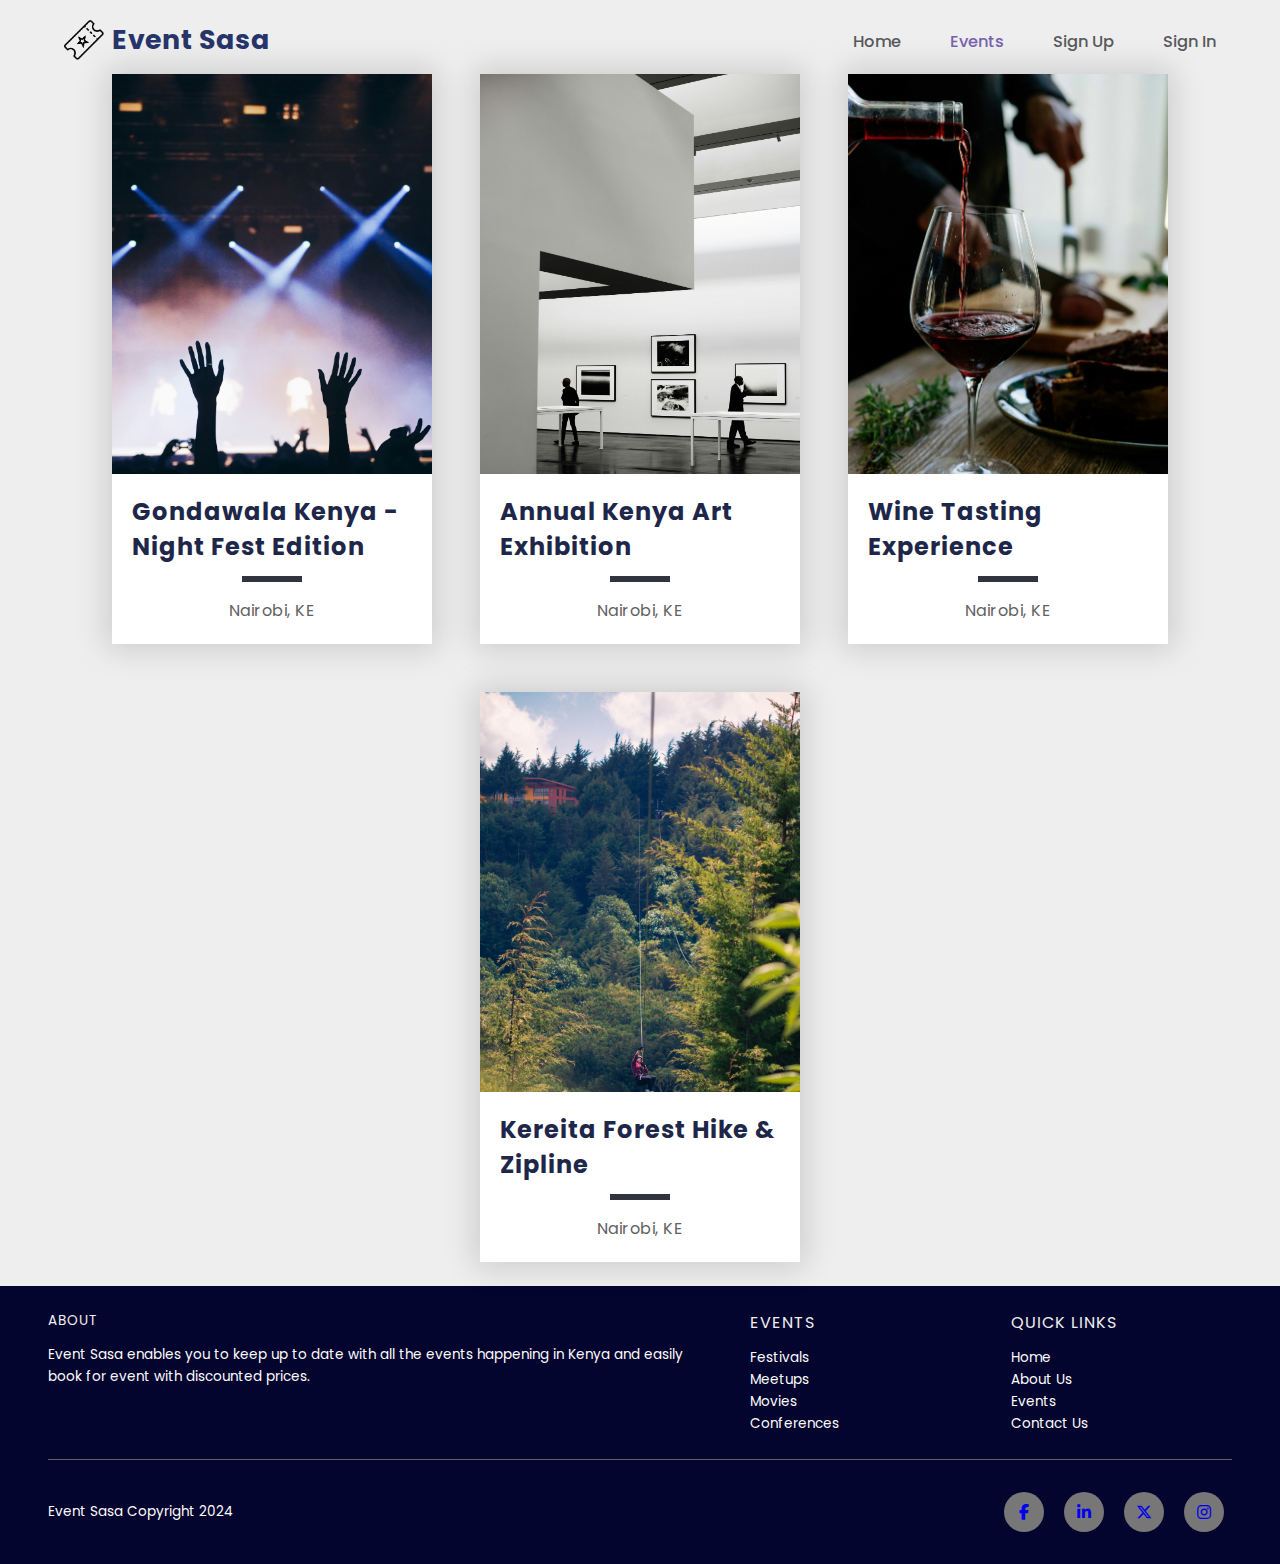
<file: index.html>
<!DOCTYPE html>
<html lang="en">
<head>
    <meta charset="UTF-8">
    <meta name="viewport" content="width=device-width, initial-scale=1.0">
    <!--Icons-->
    <link rel="stylesheet" href="https://cdnjs.cloudflare.com/ajax/libs/font-awesome/6.5.2/css/all.min.css">
    <!--Fonts-->
    <link rel="preconnect" href="https://fonts.googleapis.com">
    <link rel="preconnect" href="https://fonts.gstatic.com" crossorigin>
    <link href="https://fonts.googleapis.com/css2?family=Poppins:ital,wght@0,100;0,200;0,300;0,400;0,500;0,600;0,700;0,800;0,900;1,100;1,200;1,300;1,400;1,500;1,600;1,700;1,800;1,900&display=swap" rel="stylesheet">
    <!--CSS-->
    <link rel="stylesheet" href="./css/style.css">
    <title>Event Sasa</title>
    <!--Icon-->
    <link rel="icon" href= "images/event-logo-removebg-preview.png" type="image/x-icon" />
</head>
<body>
    <header>
        <div class="logo">
            <img src="./images/event-logo-removebg-preview.png" alt="Logo">
            Event Sasa
        </div>

        <nav>
            <ul class="menu-list">
                <li>Home</li>
                <li class="active">Events</li>
                <li>Sign Up</li>
                <li>Sign In</li>
            </ul>
        </nav>
    </header>

    <main>
        <div class="container">
            <div class="item-container">
                <div class="img-container">
                    <img src="./images/jerome-TGV7pZMzCb4-unsplash.jpg" alt="" srcset="">
                </div>

                <div class="body-container">
                    <div class="overlay"></div>
                        <div class="event-info">
                            <p class="title">Gondawala Kenya - Night Fest Edition</p>
                            <div class="separator"></div>
                            <p class="info">Nairobi, KE</p>
                            <p class="price">KES 2,500</p>

                            <div class="additional-info">
                                <p class="info">
                                    <i class="fas fa-map-marker-alt"></i>
                                    Ngong Race Course
                                </p>

                                <p class="info">
                                    <i class="fas fa-calendar-alt"></i>
                                    Sat, June 15, 7:00 PM EAT
                                </p>
                                
                                <p class="info description">
                                    Want to experience the best Afro House DJs in the KE? Gondawala KE presents to you
                                    Night Fest Edition <span>more...</span>
                                </p>
                            </div>
                        </div>

                        <button class="action">Book Ticket</button>
                </div>
            </div>

            <div class="item-container">
                <div class="img-container">
                    <img src="./images/juliette-contin-aETBbsCWBpo-unsplash.jpg" alt="" srcset="">
                </div>

                <div class="body-container">
                    <div class="overlay"></div>
                        <div class="event-info">
                            <p class="title">Annual Kenya Art Exhibition</p>
                            <div class="separator"></div>
                            <p class="info">Nairobi, KE</p>
                            <p class="price">KES 800</p>

                            <div class="additional-info">
                                <p class="info">
                                    <i class="fas fa-map-marker-alt"></i>
                                    Nairobi National Musuem Art Gallery
                                </p>

                                <p class="info">
                                    <i class="fas fa-calendar-alt"></i>
                                    Sat, June 8, 11:00 AM EAT
                                </p>
                                
                                <p class="info description">
                                    Join us on the 8th Annual Kenya Art Exhibition at the Nairobi National Musuem 
                                    and view <span>more...</span>
                                </p>
                            </div>
                        </div>

                        <button class="action">Book Ticket</button>
                </div>
            </div>

            <div class="item-container">
                <div class="img-container">
                    <img src="./images/lefteris-kallergis-etWlaoFnTl4-unsplash.jpg" alt="" srcset="">
                </div>

                <div class="body-container">
                    <div class="overlay"></div>
                        <div class="event-info">
                            <p class="title">Wine Tasting Experience</p>
                            <div class="separator"></div>
                            <p class="info">Nairobi, KE</p>
                            <p class="price">KES 3,500</p>

                            <div class="additional-info">
                                <p class="info">
                                    <i class="fas fa-map-marker-alt"></i>
                                    Wine Box Cellar
                                </p>

                                <p class="info">
                                    <i class="fas fa-calendar-alt"></i>
                                    Wed, June 6, 6:00 PM EAT
                                </p>
                                
                                <p class="info description">
                                    Experince a curated wine tasting experience this Wednesday featuring wines from
                                    South Africa <span>more...</span>
                                </p>
                            </div>
                        </div>

                        <button class="action">Book Ticket</button>
                </div>
            </div>

            <div class="item-container">
                <div class="img-container">
                    <img src="./images/IMG_6281.jpg" alt="" srcset="">
                </div>

                <div class="body-container">
                    <div class="overlay"></div>
                        <div class="event-info">
                            <p class="title">Kereita Forest Hike & Zipline</p>
                            <div class="separator"></div>
                            <p class="info">Nairobi, KE</p>
                            <p class="price">KES 1,000</p>

                            <div class="additional-info">
                                <p class="info">
                                    <i class="fas fa-map-marker-alt"></i>
                                    Kereita Forest
                                </p>

                                <p class="info">
                                    <i class="fas fa-calendar-alt"></i>
                                    Sat, May 27, 9:00 AM EAT
                                </p>
                                
                                <p class="info description">
                                    Join us on our monthly hike to the Kereita Forest
                                    and enjoy the ziplining experience <span>more...</span>
                                </p>
                            </div>
                        </div>

                        <button class="action">Book Ticket</button>
                </div>
            </div>
        </div>

        <footer>
            <article class="footer">
                <div class="foot-1">
                    <section>
                    <p class="title-footer">About</p>
                    <p>Event Sasa enables you to keep up to date with all the events happening in Kenya
                        and easily book for event with discounted prices.</p>
    
                    </section>
    
                    <section>
                        <div class="title-footer">Events</div>
                        <ul>
                            <li>Festivals</li>
                            <li>Meetups</li>
                            <li>Movies</li>
                            <li>Conferences</li>
                        </ul>
                    </section>
    
                    <section>
                        <div class="title-footer">Quick Links</div>
                        <ul>
                            <li>Home</li>
                            <li>About Us</li>
                            <li>Events</li>
                            <li>Contact Us</li>
                        </ul>
                    </section> 
                </div>
    
                <div class="foot-2">
                    <p>Event Sasa Copyright 2024</p>
                    <div class="socials">
                        <a href="#"><i class="fab fa-facebook-f"></i></a>
                        <a href="#"><i class="fab fa-linkedin-in"></i></a>
                        <a href="#"><i class="fa-brands fa-x-twitter"></i></a>
                        <a href="#"><i class="fab fa-instagram"></i></a>
                    </div>
                </div>
            </article>
        </footer>
    </main>

    
</body>
</html>
</file>
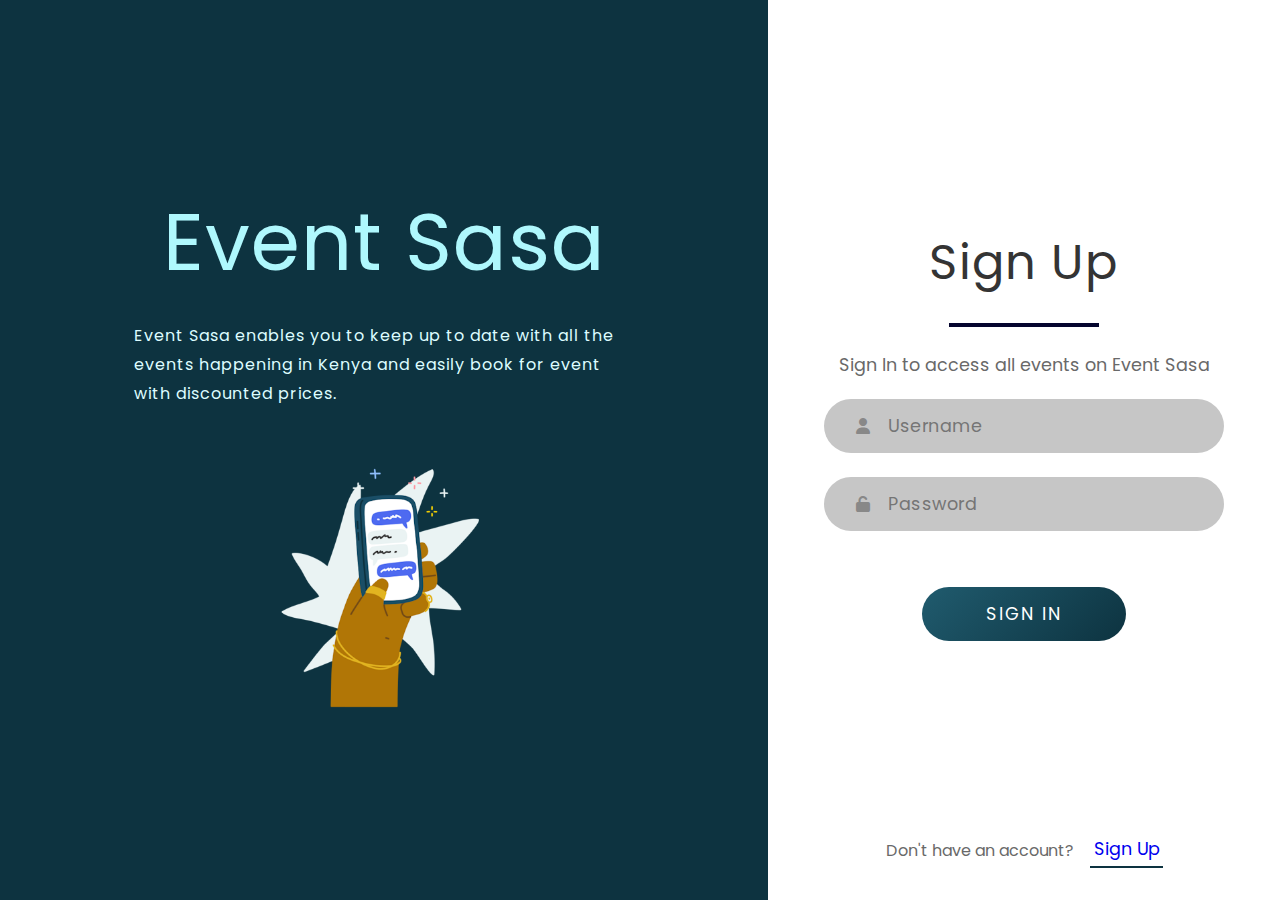
<file: login.html>
<!DOCTYPE html>
<html lang="en">
<head>
    <meta charset="UTF-8">
    <meta name="viewport" content="width=device-width, initial-scale=1.0">
    <!--Icons-->
    <link rel="stylesheet" href="https://cdnjs.cloudflare.com/ajax/libs/font-awesome/6.5.2/css/all.min.css">
    <!--Fonts-->
    <link rel="preconnect" href="https://fonts.googleapis.com">
    <link rel="preconnect" href="https://fonts.gstatic.com" crossorigin>
    <link href="https://fonts.googleapis.com/css2?family=Poppins:ital,wght@0,100;0,200;0,300;0,400;0,500;0,600;0,700;0,800;0,900;1,100;1,200;1,300;1,400;1,500;1,600;1,700;1,800;1,900&display=swap" rel="stylesheet">
    <!--CSS-->
    <link rel="stylesheet" href="css/signup.css">
    <title>Event Sasa - Log In</title>
    <!--Icon-->
    <link rel="icon" href= "images/event-logo-removebg-preview.png" type="image/x-icon" />
</head>
<body>
    <!--Sidebar-->
    <section class="side">
        <p class="main-msg">Event Sasa</p>
        <p>Event Sasa enables you to keep up to date with all the events happening in Kenya
            and easily book for event with discounted prices.</p>
        <img src="./images/Hands - Phone(2).png" alt="">
    </section>

    <!--Sign Up Form-->
    <section class="main">
        <h3 class="title">Sign Up</h3>
        <div class="separator"></div>
        <p class="welcome-msg">Sign In to access all events on Event Sasa</p>

        <form action="">
            <div class="form-control">
                <input type="text" placeholder="Username">
                <i class="fas fa-user"></i>
            </div>

            <div class="form-control">
                <input type="text" placeholder="Password">
                <i class="fas fa-unlock"></i>
            </div>

            <button class="action">Sign In</button>
        </form>

        <div class="login">
            <p>Don't have an account?</p>
            <button><a href="./signup.html">Sign Up</a></button>
        </div>
    </section>
</body>
</html>
</file>
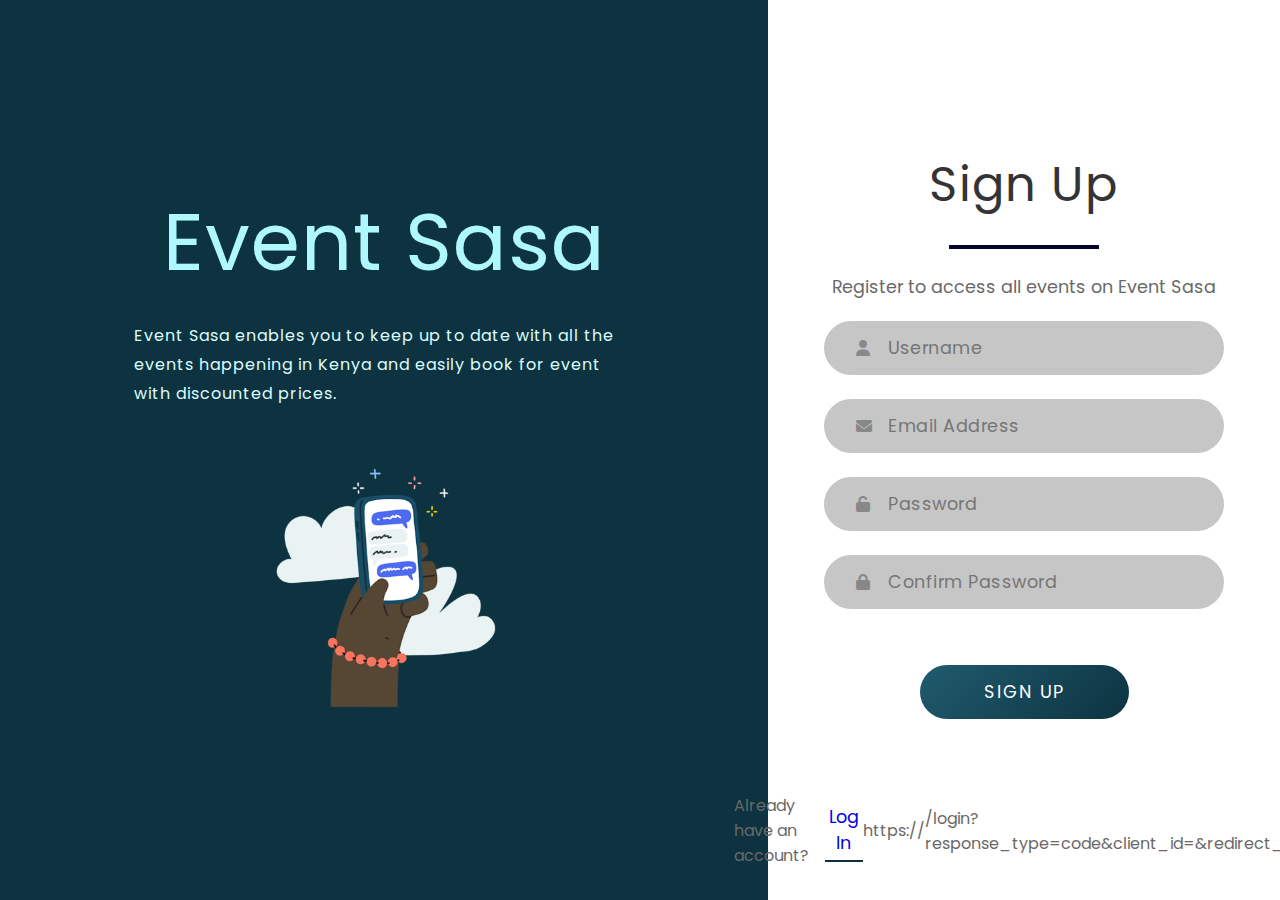
<file: signup.html>
<!DOCTYPE html>
<html lang="en">
<head>
    <meta charset="UTF-8">
    <meta name="viewport" content="width=device-width, initial-scale=1.0">
    <!--Icons-->
    <link rel="stylesheet" href="https://cdnjs.cloudflare.com/ajax/libs/font-awesome/6.5.2/css/all.min.css">
    <!--Fonts-->
    <link rel="preconnect" href="https://fonts.googleapis.com">
    <link rel="preconnect" href="https://fonts.gstatic.com" crossorigin>
    <link href="https://fonts.googleapis.com/css2?family=Poppins:ital,wght@0,100;0,200;0,300;0,400;0,500;0,600;0,700;0,800;0,900;1,100;1,200;1,300;1,400;1,500;1,600;1,700;1,800;1,900&display=swap" rel="stylesheet">
    <!--CSS-->
    <link rel="stylesheet" href="css/signup.css">
    <title>Event Sasa - Sign Up</title>
    <!--Icon-->
    <link rel="icon" href= "images/event-logo-removebg-preview.png" type="image/x-icon" />
</head>
<body>
    <!--Sidebar-->
    <section class="side">
        <p class="main-msg">Event Sasa</p>
        <p>Event Sasa enables you to keep up to date with all the events happening in Kenya
            and easily book for event with discounted prices.</p>
        <img src="./images/Hands - Phone.png" alt="">
    </section>

    <!--Sign Up Form-->
    <section class="main">
        <h3 class="title">Sign Up</h3>
        <div class="separator"></div>
        <p class="welcome-msg">Register to access all events on Event Sasa</p>

        <form action="">
            <div class="form-control">
                <input type="text" placeholder="Username">
                <i class="fas fa-user"></i>
            </div>

            <div class="form-control">
                <input type="text" placeholder="Email Address">
                <i class="fas fa-envelope"></i>
            </div>

            <div class="form-control">
                <input type="text" placeholder="Password">
                <i class="fas fa-unlock"></i>
            </div>

            <div class="form-control">
                <input type="text" placeholder="Confirm Password">
                <i class="fas fa-lock"></i>
            </div>

            <button class="action">Sign Up</button>
        </form>

        <div class="login">
            <p>Already have an account?</p>
            <button><a href="./login.html">Log In</a></button>
            https://<aws cognito url>/login?response_type=code&client_id=<fetch from the user pool created>&redirect_uri=<callback url that you entered while creating the pool></callback>
        </div>
    </section>
</body>
</html>
</file>
<file: css/style.css>
*{
    margin:0;
    padding:0;
    box-sizing: border-box;
    font-family: 'Poppins', sans-serif;
}

/*Body*/
body{
    min-height: 100vh;
    width: 100%;
    font-size: 16px;
    background: #eee;
    color: #626262;
    display: flex;
    justify-content: center;
    align-items: center;

}

/*Navbar*/
header{
    position: absolute;
    top: 0;
    height: 90px;
    width: 100%;
    display: flex;
    justify-content: space-between;
    align-items: center;
    padding: 40px 64px 60px 64px;
    font-size: 1.2em;
    z-index: 2;
}

.logo{
    cursor: pointer;
    display: flex;
    align-items: center;
    font-weight: 700;
    font-size: 1.4em;
    letter-spacing: 0.5px;
    color: #273469;
}

.logo img{
    width: 40px;
    margin-right: 8px;
}

.menu-list li{
    list-style: none;
    display: inline-block;
    margin-left: 44px;
    cursor: pointer;
    transition: color 0.5s;
    font-weight: 500;
    color: #57585c;
}

.menu-list li.active, .menu-list li:hover{
    color: #7661ac;
}

nav ul li a{
    text-decoration: none;
    color: #777;
}

.container{
    width: 100%;
    padding-top: 50px;
    display: flex;
    justify-content: center;
    align-items: center;
    flex-wrap: wrap;
}

.item-container{
    position: relative;
    margin: 24px;
    width: 320px;
    height: 570px;
    overflow: hidden;
    background-color: #FFFFFF;
    box-shadow: 0 0 30px 5px rgba(0,0,0, 0.15);
    cursor: pointer;
}

.img-container, .body-container{
    position: absolute;
    top: 0;
    left: 0;
    width: 100%;
    height: 100%;
}

.img-container img{
    width: 100%;
}

.body-container{
    position: relative;
}

.overlay{
    position: relative;
    width: 100%;
    height: 400px;
    background-color: rgba(24, 83, 122, 0.6);
    opacity: 0;
    transition: height linear 0.4s, opacity linear 0.2s;
}

.item-container:hover .overlay{
    opacity: 1;
    height: 150px;
}

.event-info{
    background-color: #FFFFFF;
    display: flex;
    flex-direction: column;
    justify-content: center;
    align-items: center;
    padding: 8px;
}

.title, .price{
    color: #1E2749;
    font-size: 1.5em;
    font-weight: bold;
    letter-spacing: 1px;
    margin: 12px;
}

.info{
    letter-spacing: 0.5px;
    margin-bottom: 6px;
}

.separator{
    width: 20%;
    height: 6px;
    background-color: #30343F;
    margin-bottom: 16px;
}

.additional-info{
    border-top: 1px solid #BBB;
    margin-top: 12px;
    padding: 28px;
    padding-bottom: 0;
}

.additional-info .info{
    font-size: 0.75em;
    margin-bottom: 20px;
    text-align: center;
}

.info i {
    color: #273469;
    font-size: 1.1em;
    margin-right: 4px;
}

.info span{
    color: #7661ac;
    font-weight: 600;
}

.action{
    color: #FFFFFF;
    border: 3px solid #FFFFFF;
    background-color: transparent;
    position: absolute;
    top: -100px;
    left: 50%;
    transform: translateX(-50%);
    width: 60%;
    outline: none;
    cursor: pointer;
    padding: 12px;
    text-transform: uppercase;
    font-size: 1.3em;
    font-weight: 600;
    letter-spacing: 2px;
    transition: background-color 0.4s, top 0.4s;
}

.item-container:hover .action {
    top: 50px;
}

.action:hover {
    background-color: rgba(139, 76, 202, 0.2);
}

/*Footer*/
footer{
    width: 100%;
    background-color: #04052e;
    padding: 24px 48px;
    display: flex;
    flex-direction: column;
    justify-content: center;
    align-items: center;
}

.foot-1{
    width: 100%;
    display: grid;
    grid-template-columns: 3fr 1fr 1fr;
    grid-gap: 40px;
    padding-bottom: 24px;
    margin-bottom: 24px;
    border-bottom: 1px solid;
}

.title-footer{
    color: #eee;
    text-transform: uppercase;
    letter-spacing: 1px;
    margin-bottom: 12px;
}

footer p, li{
    font-size: 0.85em;
    line-height: 22px;
    cursor: pointer;
    color: #fcfcfc;
}

ul{
    list-style: none;
}

li:hover{
    color: #ad93f0;
}

.foot-2{
    width: 100%;
    display: flex;
    justify-content: space-between;
    align-items: center;
}

.socials a{
    text-decoration: none;
    margin: 8px;
    background-color: #777;
    width: 40px;
    height: 40px;
    display: inline-flex;
    justify-content: center;
    align-items: center;
    border-radius: 50%;
}
</file>
<file: css/signup.css>
*{
    margin:0;
    padding:0;
    box-sizing: border-box;
    font-family: 'Poppins', sans-serif;
}

body{
    min-height: 100vh;
    display: grid;
    grid-template-columns: 60% 1fr;
    color: #696969;
}

section{
    display: flex;
    flex-direction: column;
    justify-content: center;
    align-items: center;
    padding: 48px;
}

.side{
    background-color: #0D3340;
}

.side img{
    width: 40%;
}

.side p{
    color: #DDFDFF;
    max-width: 500px;
    letter-spacing: 1px;
    line-height: 1.8em;
    margin-bottom: 40px;
}

.side p.main-msg{
    color: #AFF8FD;
    font-size: 5em;
    font-weight: 400;
    line-height: 1.5em;
    margin-bottom: 20px;
}

.title{
    font-size: 3em;
    font-weight: 400;
    text-align: center;
    letter-spacing: 1px;
    color: #343434;
}

.separator{
    width: 150px;
    height: 4px;
    background-color: #04052e;
    margin: 24px;
}

.welcome-msg{
    text-align: center;
    font-size: 1.1em;
    line-height: 28px;
    margin-bottom: 20px;
}

form{
    width: 100%;
    max-width: 400px;
    display: flex;
    flex-direction: column;
}

.form-control{
    width: 100%;
    position: relative;
    margin-bottom: 24px;
}

input, button{
    border: none;
    outline: none;
    border-radius: 30px;
    font-size: 1.1em;
}

input{
    width: 100%;
    background: #c6c6c6;
    color: #333;
    letter-spacing: 0.5px;
    padding: 14px 64px;
}

input ~i{
    position: absolute;
    left: 32px;
    top: 50%;
    transform: translateY(-50%);
    color: #888;
    transition: color 0.4s;
}

input:focus ~i{
    color: #125469;
}

button.action{
    color:#FFFFFF;
    padding: 14px 64px;
    margin: 32px auto;
    background-image: linear-gradient(135deg, #205b6e, #0D3340);
    text-transform: uppercase;
    letter-spacing: 2px;
    font-weight: 400;
    cursor: pointer;
    transform: quality 0.4s;
}

button.action:hover{
    opacity: 0.9;
}

.login{
    position: absolute;
    bottom: 32px;
    display: flex;
    justify-content: center;
    align-items: center;
}

.login button{
    margin-left: 16px;
    background: none;
    color: #0D3340;
    border-bottom: 2px solid;
    border-radius: 0;
    padding: 4px;
    cursor: pointer;
    font-weight: 400;
}

.login button a{
    text-decoration: none;
}

/*Responsiveness*/
@media(max-width: 780px){
    body{
        grid-template-columns: 1fr;
    }

    .side{
        display: none;
    }
}
</file>
